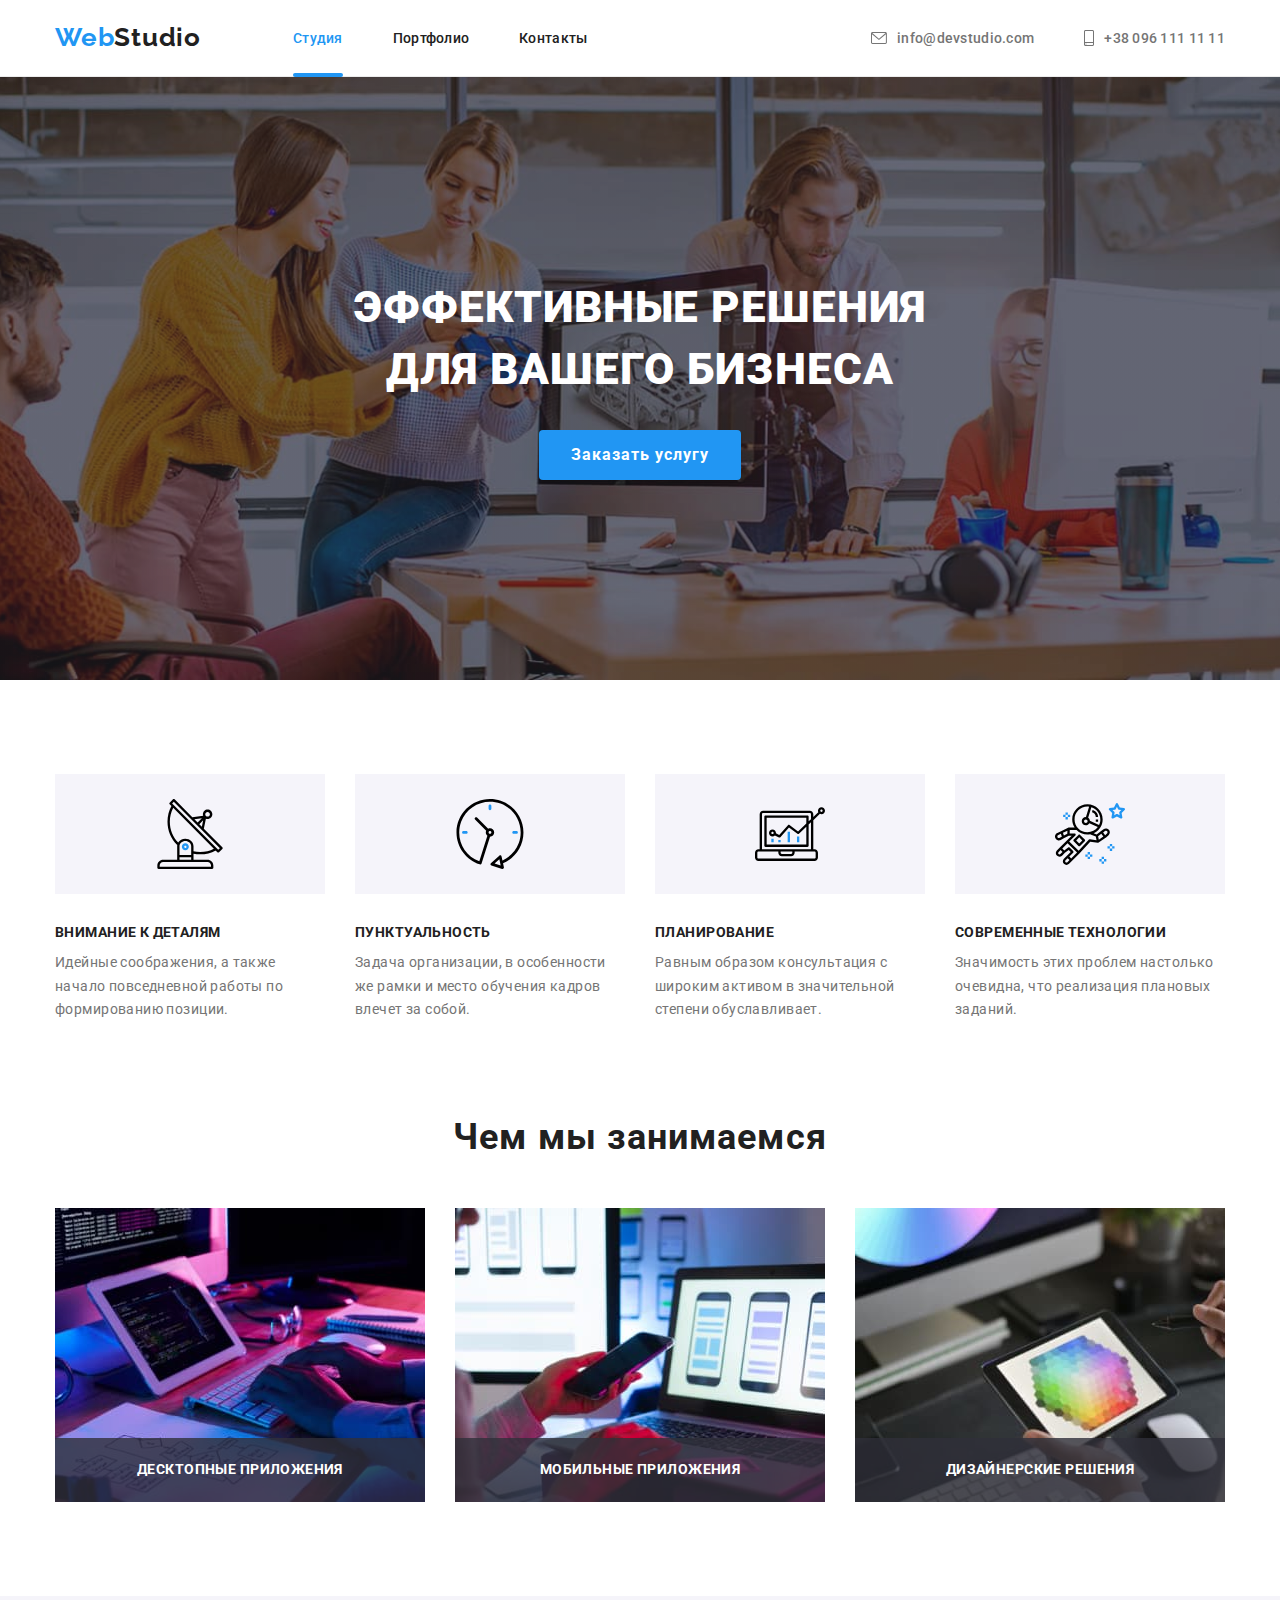
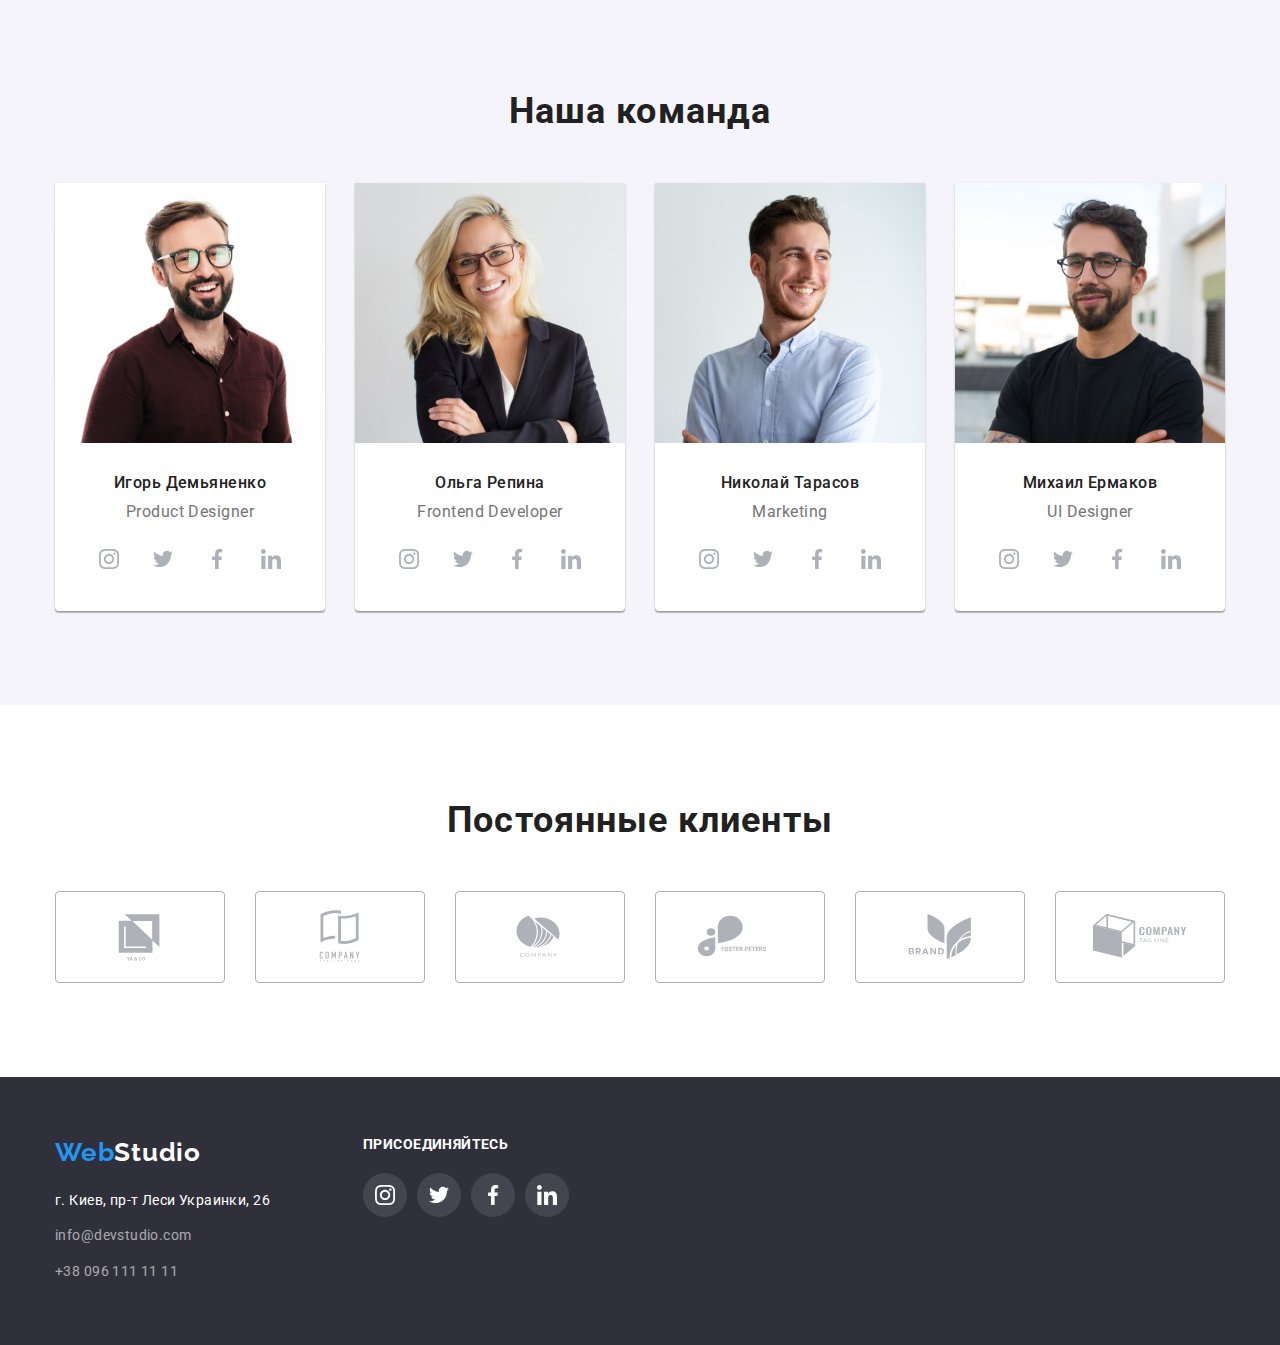
<file: index.html>
<!DOCTYPE html>
<html lang="en">
  <head>
    <meta charset="UTF-8" />
    <meta http-equiv="X-UA-Compatible" content="IE=edge" />
    <meta name="viewport" content="width=device-width, initial-scale=1.0" />
    <link
      rel="stylesheet"
      href="https://cdnjs.cloudflare.com/ajax/libs/modern-normalize/1.0.0/modern-normalize.min.css"
    />
    <title>Студия</title>
    <link rel="stylesheet" href="./css/styles.css" />
    <link rel="preconnect" href="https://fonts.googleapis.com" />
    <link rel="preconnect" href="https://fonts.gstatic.com" crossorigin />
    <link
      href="https://fonts.googleapis.com/css2?family=Raleway:wght@700&family=Roboto:wght@400;500;700;900&display=swap"
      rel="stylesheet"
    />
    <style>
      li {
        list-style-type: none;
      }
      ul {
        margin-left: 0;
        padding-left: 0;
      }
    </style>
  </head>
  <body class="studio-body">
    <header>
      <div class="container">
        <nav class="nav">
          <a href="" target="_blank" rel="nofollow noreferrer" class="logo">
            Web<span class="header-studio">Studio</span>
          </a>
          <ul class="nav-anchors">
            <li><a class="current" href="./index.html">Студия</a></li>
            <li><a href="./portfolio.html">Портфолио</a></li>
            <li><a href="">Контакты</a></li>
          </ul>

          <ul class="header-contacts">
            <li class="item">
              <a href="mailto:info@devstudio.com">
                <svg width="16px" height="12px">
                  <use href="images/icons.svg#icon-envelope"></use>
                </svg>
                info@devstudio.com</a
              >
            </li>
            <li class="item">
              <a href="tel:+38 096 111 11 11">
                <svg width="10px" height="16px">
                  <use href="images/icons.svg#icon-smartphone"></use>
                </svg>
                +38 096 111 11 11
              </a>
            </li>
          </ul>
        </nav>
      </div>
    </header>

    <section class="service-ordering">
      <div class="container">
        <h1 class="service-ordering-title">
          Эффективные решения <br />
          для вашего бизнеса
        </h1>
        <button data-modal-open type="button" class="service-ordering-button">
          Заказать услугу
        </button>
        <div class="backdrop is-hidden" data-modal>
          <div class="modal-window">
            <button data-modal-close type="button" class="close">
              <svg width="18px" height="18px" class="icon-close">
                <use href="./images/icons.svg#icon-close"></use>
              </svg>
            </button>
          </div>
        </div>
      </div>
    </section>

    <section class="our-values">
      <div class="container">
        <ul class="values">
          <li>
            <div class="value-icon">
              <svg width="70px" height="70px">
                <use href="./images/icons.svg#icon-antenna"></use>
              </svg>
            </div>
            <h2 class="value">Внимание к деталям</h2>
            <p>
              Идейные соображения, а также начало повседневной работы по
              формированию позиции.
            </p>
          </li>

          <li>
            <div class="value-icon">
              <svg width="70px" height="70px">
                <use href="./images/icons.svg#icon-clock"></use>
              </svg>
            </div>
            <h2 class="value">Пунктуальность</h2>
            <p>
              Задача организации, в особенности же рамки и место обучения кадров
              влечет за собой.
            </p>
          </li>

          <li>
            <div class="value-icon">
              <svg width="70px" height="70px">
                <use href="./images/icons.svg#icon-diagram"></use>
              </svg>
            </div>
            <h2 class="value">Планирование</h2>
            <p>
              Равным образом консультация с широким активом в значительной
              степени обуславливает.
            </p>
          </li>

          <li>
            <div class="value-icon">
              <svg width="70px" height="70px">
                <use href="./images/icons.svg#icon-astronaut"></use>
              </svg>
            </div>
            <h2 class="value">Современные технологии</h2>
            <p>
              Значимость этих проблем настолько очевидна, что реализация
              плановых заданий.
            </p>
          </li>
        </ul>
      </div>
    </section>

    <section class="things-we-do-section">
      <div class="container">
        <h2 class="centered-title">Чем мы занимаемся</h2>
        <ul class="things-we-do">
          <li>
            <img
              src="./images/img1.jpg"
              alt="печатащий человек"
              width="370px"
            />
            <div class="we-do-overlay">
              <p class="we-do-capture">Десктопные приложения</p>
            </div>
          </li>
          <li>
            <img
              src="./images/img-2.jpg"
              alt="женщина с телефоном в руках"
              width="370px"
            />
            <div class="we-do-overlay">
              <p class="we-do-capture">Мобильные приложения</p>
            </div>
          </li>
          <li>
            <img
              src="./images/img-3.jpg"
              alt="палитра цветов на планшете"
              width="370px"
            />
            <div class="we-do-overlay">
              <p class="we-do-capture">Дизайнерские решения</p>
            </div>
          </li>
        </ul>
      </div>
    </section>

    <section class="our-team">
      <div class="container">
        <h2 class="centered-title">Наша команда</h2>

        <ul class="team-members">
          <li class="team-member">
            <img src="./images/img-4.jpg" alt="сотрудник1" width="270px" />
            <div class="card-capture">
              <h3>Игорь Демьяненко</h3>
              <p>Product Designer</p>
            </div>
            <ul class="team-contacts">
              <li class="team-contacts-icon">
                <a href="">
                  <svg width="20px" height="20px">
                    <use href="images/icons.svg#icon-instagram"></use>
                  </svg>
                </a>
              </li>
              <li class="team-contacts-icon">
                <a href="">
                  <svg width="20px" height="20px">
                    <use href="images/icons.svg#icon-twitter"></use>
                  </svg>
                </a>
              </li>
              <li class="team-contacts-icon">
                <a href="">
                  <svg width="20px" height="20px">
                    <use href="images/icons.svg#icon-facebook"></use>
                  </svg>
                </a>
              </li>
              <li class="team-contacts-icon">
                <a href="">
                  <svg width="20px" height="20px">
                    <use href="images/icons.svg#icon-linkedin"></use>
                  </svg>
                </a>
              </li>
            </ul>
          </li>

          <li class="team-member">
            <img src="./images/img-5.jpg" alt="сотрудник2" width="270px" />
            <div class="card-capture">
              <h3>Ольга Репина</h3>
              <p>Frontend Developer</p>
            </div>
            <ul class="team-contacts">
              <li class="team-contacts-icon">
                <a href="">
                  <svg width="20px" height="20px">
                    <use href="images/icons.svg#icon-instagram"></use>
                  </svg>
                </a>
              </li>
              <li class="team-contacts-icon">
                <a href="">
                  <svg width="20px" height="20px">
                    <use href="images/icons.svg#icon-twitter"></use>
                  </svg>
                </a>
              </li>
              <li class="team-contacts-icon">
                <a href="">
                  <svg width="20px" height="20px">
                    <use href="images/icons.svg#icon-facebook"></use>
                  </svg>
                </a>
              </li>
              <li class="team-contacts-icon">
                <a href="">
                  <svg width="20px" height="20px">
                    <use href="images/icons.svg#icon-linkedin"></use>
                  </svg>
                </a>
              </li>
            </ul>
          </li>

          <li class="team-member">
            <img src="./images/img-6.jpg" alt="сотрудник3" width="270px" />
            <div class="card-capture">
              <h3>Николай Тарасов</h3>
              <p>Marketing</p>
            </div>
            <ul class="team-contacts">
              <li class="team-contacts-icon">
                <a href="">
                  <svg width="20px" height="20px">
                    <use href="images/icons.svg#icon-instagram"></use>
                  </svg>
                </a>
              </li>
              <li class="team-contacts-icon">
                <a href="">
                  <svg width="20px" height="20px">
                    <use href="images/icons.svg#icon-twitter"></use>
                  </svg>
                </a>
              </li>
              <li class="team-contacts-icon">
                <a href="">
                  <svg width="20px" height="20px">
                    <use href="images/icons.svg#icon-facebook"></use>
                  </svg>
                </a>
              </li>
              <li class="team-contacts-icon">
                <a href="">
                  <svg width="20px" height="20px">
                    <use href="images/icons.svg#icon-linkedin"></use>
                  </svg>
                </a>
              </li>
            </ul>
          </li>

          <li class="team-member">
            <img src="./images/img-7.jpg" alt="сотрудник4" width="270px" />
            <div class="card-capture">
              <h3>Михаил Ермаков</h3>
              <p>UI Designer</p>
            </div>
            <ul class="team-contacts">
              <li class="team-contacts-icon">
                <a href="">
                  <svg width="20px" height="20px">
                    <use href="images/icons.svg#icon-instagram"></use>
                  </svg>
                </a>
              </li>
              <li class="team-contacts-icon">
                <a href="">
                  <svg width="20px" height="20px">
                    <use href="images/icons.svg#icon-twitter"></use>
                  </svg>
                </a>
              </li>
              <li class="team-contacts-icon">
                <a href="">
                  <svg width="20px" height="20px">
                    <use href="images/icons.svg#icon-facebook"></use>
                  </svg>
                </a>
              </li>
              <li class="team-contacts-icon">
                <a href="">
                  <svg width="20px" height="20px">
                    <use href="images/icons.svg#icon-linkedin"></use>
                  </svg>
                </a>
              </li>
            </ul>
          </li>
        </ul>
      </div>
    </section>
    <section class="loyal-clients">
      <div class="container">
        <h2>Постоянные клиенты</h2>
        <ul class="clients-icons">
          <li>
            <a class="client-icon" href="">
              <svg width="106px" height="60px">
                <use href="./images/icons.svg#icon-loyal-client-1"></use>
              </svg>
            </a>
          </li>

          <li>
            <a class="client-icon" href="">
              <svg width="106px" height="60px">
                <use href="./images/icons.svg#icon-loyal-client-2"></use>
              </svg>
            </a>
          </li>
          <li>
            <a class="client-icon" href="">
              <svg width="106px" height="60px">
                <use href="./images/icons.svg#icon-loyal-client-3"></use>
              </svg>
            </a>
          </li>
          <li>
            <a class="client-icon" href="">
              <svg width="106px" height="60px">
                <use href="./images/icons.svg#icon-loyal-client-4"></use>
              </svg>
            </a>
          </li>
          <li>
            <a class="client-icon" href="">
              <svg width="106px" height="60px">
                <use href="./images/icons.svg#icon-loyal-client-5"></use>
              </svg>
            </a>
          </li>
          <li>
            <a class="client-icon" href="">
              <svg width="106px" height="60px">
                <use href="./images/icons.svg#icon-loyal-client-6"></use>
              </svg>
            </a>
          </li>
        </ul>
      </div>
    </section>

    <footer>
      <div class="container">
        <div class="logo-contacts">
          <a class="logo" href=""
            >Web<span class="footer-studio">Studio</span></a
          >
          <address>г. Киев, пр-т Леси Украинки, 26</address>
          <ul class="footer-contacts">
            <li><a href="mailto:info@devstudio.com">info@devstudio.com</a></li>
            <li><a href="tel:+38 096 111 11 11">+38 096 111 11 11</a></li>
          </ul>
        </div>
        <div class="join">
          <h2 class="join-title">Присоединяйтесь</h2>
          <ul class="join-methods">
            <li class="join-method">
              <a href="">
                <svg width="20px" height="20px">
                  <use href="images/icons.svg#icon-instagram"></use>
                </svg>
              </a>
            </li>
            <li class="join-method">
              <a href="">
                <svg width="20px" height="20px">
                  <use href="images/icons.svg#icon-twitter"></use>
                </svg>
              </a>
            </li>
            <li class="join-method">
              <a href="">
                <svg width="20px" height="20px">
                  <use href="images/icons.svg#icon-facebook"></use>
                </svg>
              </a>
            </li>
            <li class="join-method">
              <a href="">
                <svg width="20px" height="20px">
                  <use href="images/icons.svg#icon-linkedin"></use>
                </svg>
              </a>
            </li>
          </ul>
        </div>
      </div>
    </footer>
    <script src="./js/modal.js"></script>
  </body>
</html>
</file>
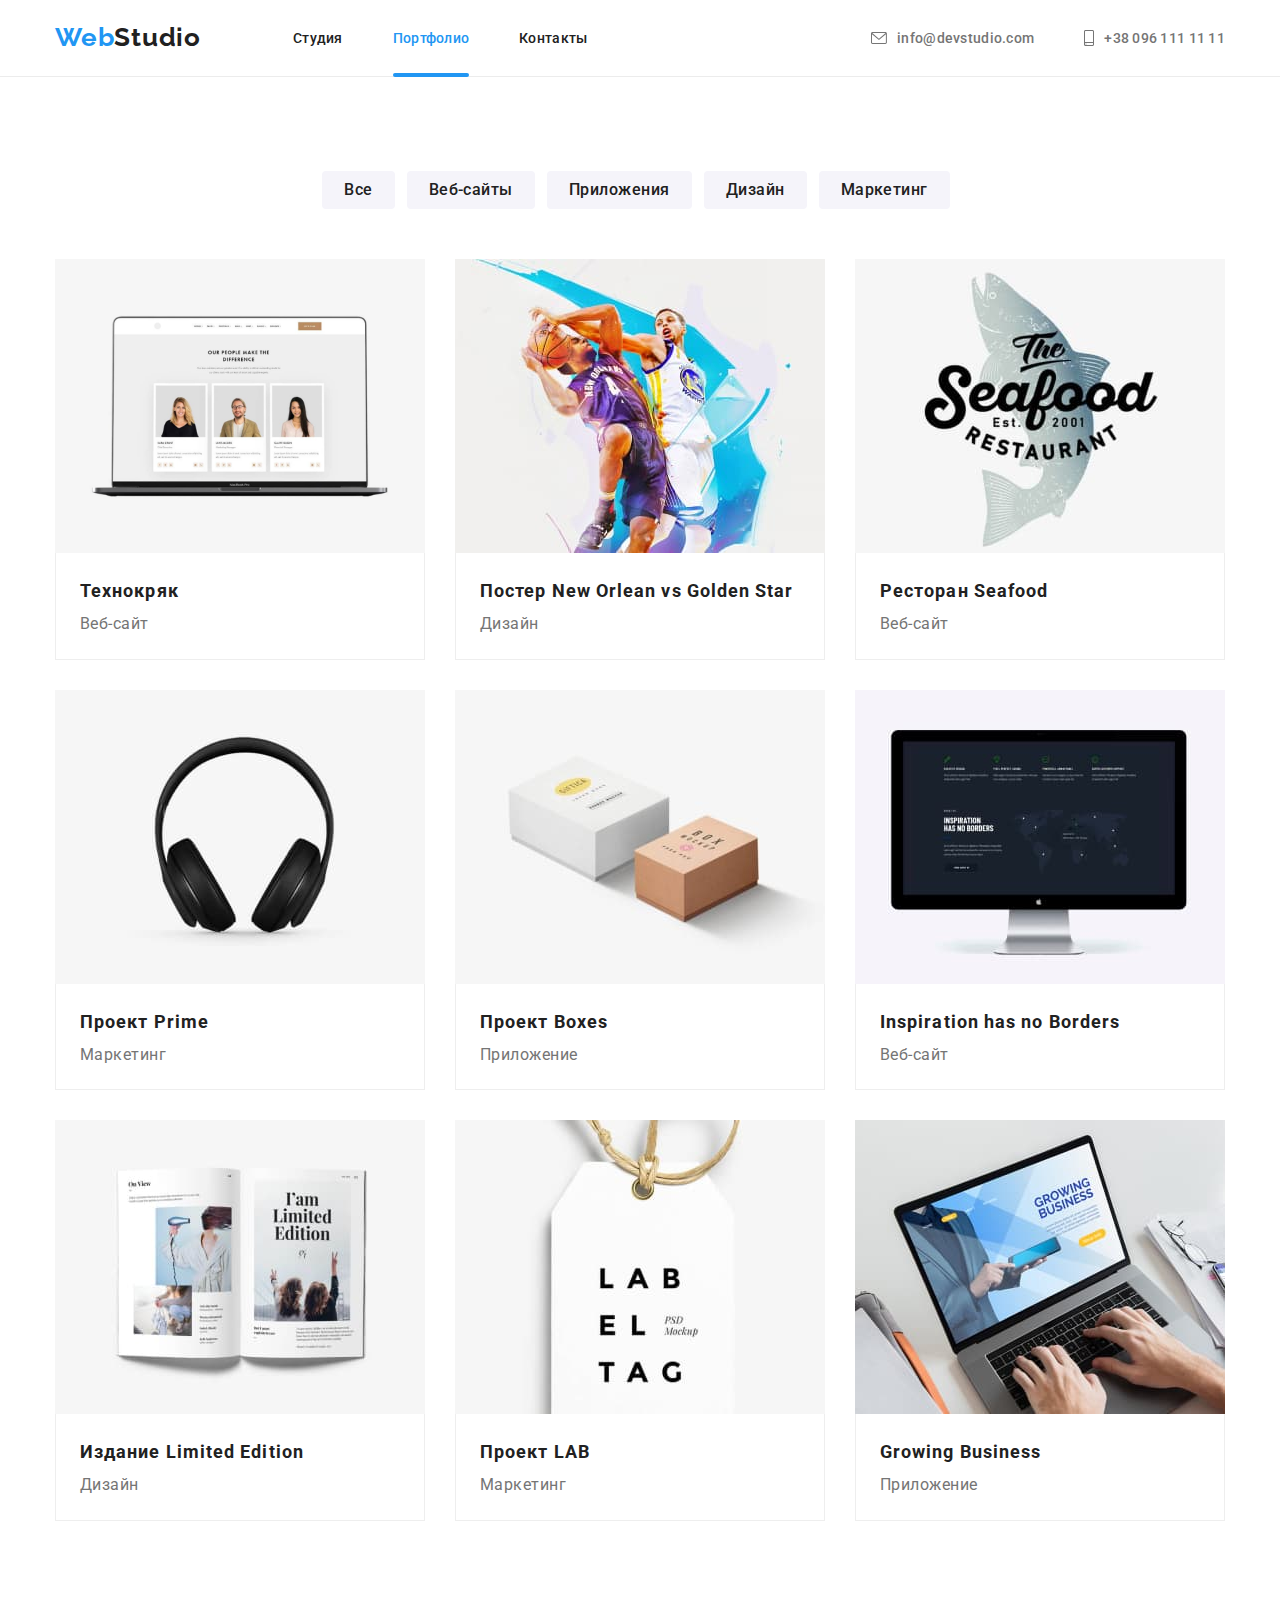
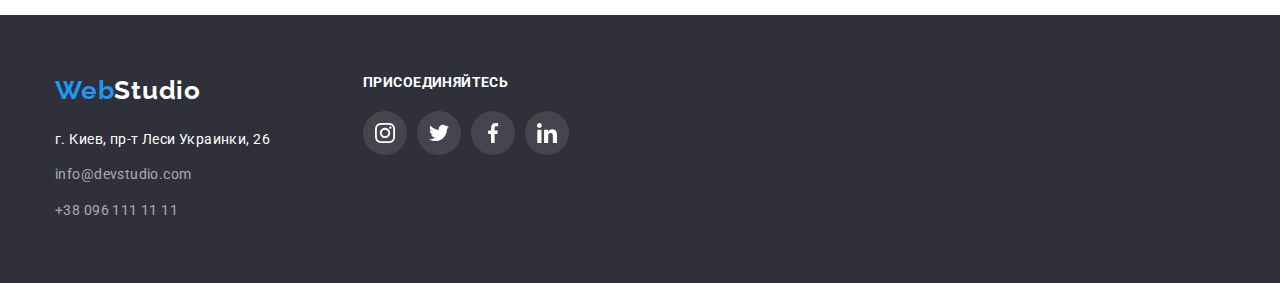
<file: portfolio.html>
<!DOCTYPE html>
<html lang="en">
  <head>
    <meta charset="UTF-8" />
    <meta http-equiv="X-UA-Compatible" content="IE=edge" />
    <meta name="viewport" content="width=device-width, initial-scale=1.0" />
    <link
      rel="stylesheet"
      href="https://cdnjs.cloudflare.com/ajax/libs/modern-normalize/1.0.0/modern-normalize.min.css"
    />
    <title>Портфолио</title>
    <link rel="stylesheet" href="./css/styles.css" />
    <link rel="preconnect" href="https://fonts.googleapis.com" />
    <link rel="preconnect" href="https://fonts.gstatic.com" crossorigin />
    <link
      href="https://fonts.googleapis.com/css2?family=Raleway:wght@700&family=Roboto:ital,wght@0,500;0,700;0,900;1,400&display=swap"
      rel="stylesheet"
    />
    <link
      href="https://fonts.googleapis.com/css2?family=Raleway:wght@700&family=Roboto:ital,wght@0,500;0,700;0,900;1,400&display=swap"
      rel="stylesheet"
    />
    <style>
      li {
        list-style-type: none;
      }

      ul {
        margin-left: 0;
        padding-left: 0;
      }
    </style>
  </head>

  <body class="portfolio-body">
    <header>
      <div class="container">
        <nav class="nav">
          <a href="" target="_blank" rel="nofollow noreferrer" class="logo">
            Web<span class="header-studio">Studio</span>
          </a>
          <ul class="nav-anchors">
            <li><a href="./index.html">Студия</a></li>
            <li><a class="current" href="./portfolio.html">Портфолио</a></li>
            <li><a href="">Контакты</a></li>
          </ul>
          <ul class="header-contacts">
            <li class="item">
              <a href="mailto:info@devstudio.com">
                <svg width="16px" height="12px">
                  <use href="images/icons.svg#icon-envelope"></use>
                </svg>
                info@devstudio.com
              </a>
            </li>
            <li class="item">
              <a href="tel:+38 096 111 11 11">
                <svg width="10px" height="16px">
                  <use href="images/icons.svg#icon-smartphone"></use>
                </svg>
                +38 096 111 11 11
              </a>
            </li>
          </ul>
        </nav>
      </div>
    </header>

    <section class="portfolio-items">
      <div class="container">
        <ul class="filter-items">
          <li><button type="button" class="filter-item">Все</button></li>
          <li><button type="button" class="filter-item">Веб-сайты</button></li>
          <li><button type="button" class="filter-item">Приложения</button></li>
          <li><button type="button" class="filter-item">Дизайн</button></li>
          <li><button type="button" class="filter-item">Маркетинг</button></li>
        </ul>
        <ul class="portfolio-cards">
          <li class="portfolio-card">
            <a href="">
              <div class="portfolio-thumb">
                <img
                  src="./images/portfolio-img1.jpg"
                  alt="фото троих людей"
                  width="370"
                />
                <div class="thumb-description">
                  <p class="description-words">
                    Технокряк это современная площадка распространения
                    коронавируса. Компании используют эту платформу для
                    цифрового шпионажа и атак на защищённые сервера конкурентов.
                  </p>
                </div>
              </div>

              <div class="item">
                <h2 class="portfolio-item">Технокряк</h2>
                <p>Веб-сайт</p>
              </div>
            </a>
          </li>
          <li class="portfolio-card">
            <a href="">
              <div class="portfolio-thumb">
                <img
                  src="./images/portfolio-img2.jpg"
                  alt="двое играют в баскетбол"
                  width="370"
                />
                <div class="thumb-description">
                  <p class="description-words">
                    Технокряк это современная площадка распространения
                    коронавируса. Компании используют эту платформу для
                    цифрового шпионажа и атак на защищённые сервера конкурентов.
                  </p>
                </div>
              </div>

              <div class="item">
                <h2 class="portfolio-item">Постер New Orlean vs Golden Star</h2>
                <p>Дизайн</p>
              </div>
            </a>
          </li>
          <li class="portfolio-card">
            <a href="">
              <div class="portfolio-thumb">
                <img
                  src="./images/portfolio-img3.jpg"
                  alt="рисунок рыбы и надпись на ней"
                  width="370"
                />
                <div class="thumb-description">
                  <p class="description-words">
                    Технокряк это современная площадка распространения
                    коронавируса. Компании используют эту платформу для
                    цифрового шпионажа и атак на защищённые сервера конкурентов.
                  </p>
                </div>
              </div>
              <div class="item">
                <h2 class="portfolio-item">Ресторан Seafood</h2>
                <p>Веб-сайт</p>
              </div>
            </a>
          </li>
          <li class="portfolio-card">
            <a href="">
              <div class="portfolio-thumb">
                <img
                  src="./images/portfolio-img4.jpg"
                  alt="наушники"
                  width="370"
                />
                <div class="thumb-description">
                  <p class="description-words">
                    Технокряк это современная площадка распространения
                    коронавируса. Компании используют эту платформу для
                    цифрового шпионажа и атак на защищённые сервера конкурентов.
                  </p>
                </div>
              </div>
              <div class="item">
                <h2 class="portfolio-item">Проект Prime</h2>
                <p>Маркетинг</p>
              </div>
            </a>
          </li>
          <li class="portfolio-card">
            <a href="">
              <div class="portfolio-thumb">
                <img
                  src="./images/portfolio-img5.jpg"
                  alt="2 коробки"
                  width="370"
                />
                <div class="thumb-description">
                  <p class="description-words">
                    Технокряк это современная площадка распространения
                    коронавируса. Компании используют эту платформу для
                    цифрового шпионажа и атак на защищённые сервера конкурентов.
                  </p>
                </div>
              </div>

              <div class="item">
                <h2 class="portfolio-item">Проект Boxes</h2>
                <p>Приложение</p>
              </div>
            </a>
          </li>
          <li class="portfolio-card">
            <a href="">
              <div class="portfolio-thumb">
                <img
                  src="./images/portfolio-img6.jpg"
                  alt="монитор компютера"
                  width="370"
                />
                <div class="thumb-description">
                  <p class="description-words">
                    Технокряк это современная площадка распространения
                    коронавируса. Компании используют эту платформу для
                    цифрового шпионажа и атак на защищённые сервера конкурентов.
                  </p>
                </div>
              </div>

              <div class="item">
                <h2 class="portfolio-item">Inspiration has no Borders</h2>
                <p>Веб-сайт</p>
              </div>
            </a>
          </li>
          <li class="portfolio-card">
            <a href="">
              <div class="portfolio-thumb">
                <img
                  src="./images/portfolio-img7.jpg"
                  alt="развернутая книга"
                  width="370"
                />
                <div class="thumb-description">
                  <p class="description-words">
                    Технокряк это современная площадка распространения
                    коронавируса. Компании используют эту платформу для
                    цифрового шпионажа и атак на защищённые сервера конкурентов.
                  </p>
                </div>
              </div>

              <div class="item">
                <h2 class="portfolio-item">Издание Limited Edition</h2>
                <p>Дизайн</p>
              </div>
            </a>
          </li>
          <li class="portfolio-card">
            <a href="">
              <div class="portfolio-thumb">
                <img
                  src="./images/portfolio-img8.jpg"
                  alt="бирка для одежды"
                  width="370"
                />
                <div class="thumb-description">
                  <p class="description-words">
                    Технокряк это современная площадка распространения
                    коронавируса. Компании используют эту платформу для
                    цифрового шпионажа и атак на защищённые сервера конкурентов.
                  </p>
                </div>
              </div>

              <div class="item">
                <h2 class="portfolio-item">Проект LAB</h2>
                <p>Маркетинг</p>
              </div>
            </a>
          </li>
          <li class="portfolio-card">
            <a href="">
              <div class="portfolio-thumb">
                <img
                  src="./images/portfolio-img9.jpg"
                  alt="ноутбук, на котором печатают"
                  width="370"
                />
                <div class="thumb-description">
                  <p class="description-words">
                    Технокряк это современная площадка распространения
                    коронавируса. Компании используют эту платформу для
                    цифрового шпионажа и атак на защищённые сервера конкурентов.
                  </p>
                </div>
              </div>

              <div class="item">
                <h2 class="portfolio-item">Growing Business</h2>
                <p>Приложение</p>
              </div>
            </a>
          </li>
        </ul>
      </div>
    </section>

    <footer>
      <div class="container">
        <div class="logo-contacts">
          <a class="logo" href=""
            >Web<span class="footer-studio">Studio</span></a
          >
          <address>г. Киев, пр-т Леси Украинки, 26</address>
          <ul class="footer-contacts">
            <li><a href="mailto:info@devstudio.com">info@devstudio.com</a></li>
            <li><a href="tel:+38 096 111 11 11">+38 096 111 11 11</a></li>
          </ul>
        </div>
        <div class="join">
          <h2 class="join-title">Присоединяйтесь</h2>
          <ul class="join-methods">
            <li class="join-method">
              <a href="">
                <svg width="20px" height="20px">
                  <use href="images/icons.svg#icon-instagram"></use>
                </svg>
              </a>
            </li>
            <li class="join-method">
              <a href="">
                <svg width="20px" height="20px">
                  <use href="images/icons.svg#icon-twitter"></use>
                </svg>
              </a>
            </li>
            <li class="join-method">
              <a href="">
                <svg width="20px" height="20px">
                  <use href="images/icons.svg#icon-facebook"></use>
                </svg>
              </a>
            </li>
            <li class="join-method">
              <a href="">
                <svg width="20px" height="20px">
                  <use href="images/icons.svg#icon-linkedin"></use>
                </svg>
              </a>
            </li>
          </ul>
        </div>
      </div>
    </footer>
  </body>
</html>
</file>
<file: css/styles.css>
*,
*::before,
*::after {
  box-sizing: border-box;
}

p,
h1,
h2,
h3,
ul {
  margin: 0px;
}
:root {
  --body-background: #ffffff;
  --headline-color: #212121;
  --text-color: #757575;
  --section-background: #2f303a;
  --light-section: #f5f4fa;
  --hover-color: #2196f3;
  --transition-property: background-color, border, color, box-shadow;
  --transition-duration: 250ms;
  --transition-timing-function: cubic-bezier(0.4, 0, 0.2, 1);
}
body {
  font-family: Roboto, sans-serif;
  color: var(--text-color);
  position: relative;

  background: var(--body-background);
  line-height: 2;
}
h1 {
  font-weight: 900;
}
h2 {
  font-weight: 700;
  color: var(--headline-color);
}
h3,
.header-contacts {
  font-weight: 500;
  color: var(--headline-color);
  flex-direction: flex-end;
}
img {
  display: block;
}
p,
.footer-contacts {
  font-weight: 400;
}
p {
  color: var(--text-color);
}
button:active,
button:hover,
button:focus {
  color: var(--body-background);

  cursor: pointer;
  transition-property: background-colour, color, box-shadow;
  transition-duration: 250ms;
  transition-timing-function: cubic-bezier(0.4, 0, 0.2, 1);
}
.join li,
.team-contacts-icon:hover {
  cursor: pointer;
}
header {
  display: flex;
  flex-direction: space-between;

  border-bottom: 1px solid #ececec;
}
header ul {
  display: flex;
  justify-content: center;
  align-items: center;
}

.header-contacts .item {
  fill: var(--text-color);
  display: flex;
  justify-content: center;
  align-items: center;
  transition-property: fill;
  transition-duration: var(--transition-duration);
  transition-timing-function: var(--transition-timing-function);
}
.header-contacts .item a {
  display: flex;
  justify-content: center;
  align-items: center;
}
.header-contacts .item svg {
  margin-right: 10px;
}
.header-contacts .item a:hover,
.header-contacts .item a:focus {
  fill: var(--hover-color);
  transition-property: fill;
  transition-duration: var(--transition-duration);
  transition-timing-function: var(--transition-timing-function);
}
.nav {
  color: var(--headline-color);
  display: flex;
  align-items: center;
  justify-content: center;
}
.nav-anchors {
  display: flex;
}

.nav-anchors li:not(:last-child) {
  margin-right: 50px;
}
.nav li a {
  font-weight: 500;
  font-size: 14px;
  line-height: 1.2;
  letter-spacing: 0.02em;
  text-decoration: none;
}

.nav-anchors a {
  display: flex;
  justify-content: center;
  align-items: center;
  min-height: 76px;
  color: var(--headline-color);
  text-decoration: none;
  transition-property: color;
  transition-duration: var(--transition-duration);
  transition-timing-function: var(--transition-timing-function);
}
.contacts:hover,
.footer-contacts:hover {
  color: var(--hover-color);
  transition-property: background-color, color, box-shadow;
  transition-duration: 250ms;
  transition-timing-function: cubic-bezier(0.4, 0, 0.2, 1);
}

a:hover,
a:focus,
a:active {
  color: var(--hover-color);
  cursor: pointer;
}
.logo {
  font-family: Raleway;
  width: 145px;
  left: 215px;
  font-family: Raleway;
  font-weight: bold;
  font-size: 26px;
  line-height: 1.2;
  letter-spacing: 0.03em;
  color: var(--hover-color);
  text-decoration: none;
  margin-right: 93px;
}
.header-contacts {
  margin-left: auto;
}
.header-contacts a {
  font-weight: 500;
  font-size: 14px;
  line-height: 1.15;
  letter-spacing: 0.02em;
  color: var(--text-color);
  text-decoration: none;
  transition: color 250ms cubic-bezier(0.4, 0, 0.2, 1);
}
.header-contacts a:hover {
  color: var(--hover-color);
  transition: color 250ms cubic-bezier(0.4, 0, 0.2, 1);
}
.header-contacts .item + .item {
  margin-left: 50px;
}
.service-ordering {
  margin-right: auto;
  margin-left: auto;
  padding-top: 200px;
  padding-bottom: 200px;
  letter-spacing: 0.06em;
  text-align: center;

  background-image: linear-gradient(#2f303a66 40%, #2f303a66 40%),
    url(../images/background-image.jpg);
  max-width: 1600px;
  background-size: cover;
  background-position: center;
  background-color: rgb(47, 48, 58);
}
.service-ordering-title {
  font-size: 44px;
  line-height: 1.4;
  text-align: center;
  text-transform: uppercase;
  color: var(--body-background);

  margin-bottom: 30px;
}
.service-ordering-button {
  font-family: inherit;
  font-size: 16px;
  font-weight: 700;
  font-style: normal;
  line-height: 1.87;
  background: var(--hover-color);
  box-shadow: 0px 4px 4px rgba(0, 0, 0, 0.15);
  border-radius: 4px;
  letter-spacing: 00.06em;
  color: var(--body-background);

  padding: 10px 32px;
  border-style: none;
}
.backdrop {
  position: fixed;
  top: 0;
  bottom: 0;
  right: 0;
  left: 0;
  background: rgba(0, 0, 0, 0.2);
  opacity: 1;
  transition: opacity 250ms cubic-bezier(0.4, 0, 0.2, 1);
  z-index: 2;
}
.backdrop.is-hidden {
  opacity: 0;
  pointer-events: none;
}
.backdrop.is-hidden .modal-window {
  transform: translate(-50%, -50%) scale(1.3);
}
.modal-window {
  position: absolute;
  left: 50%;
  top: 50%;

  width: 528px;
  height: 581px;

  background: var(--body-background);
  box-shadow: 0px 1px 3px rgba(0, 0, 0, 0.12), 0px 1px 1px rgba(0, 0, 0, 0.14),
    0px 2px 1px rgba(0, 0, 0, 0.2);
  border-radius: 4px;
  transform: translate(-50%, -50%) scale(1);
  transition: transform 250ms cubic-bezier(0.4, 0, 0.2, 1);
}
.close {
  position: absolute;
  top: 8px;
  right: 8px;
  border: 1px solid rgba(0, 0, 0, 0.1);

  width: 30px;
  height: 30px;
  border-radius: 50%;
  display: flex;
  justify-content: center;
  align-items: center;
  background-color: var(--body-background);
  transition: background-color, color,
    box-shadow 250ms cubic-bezier(0.4, 0, 0.2, 1);
}
.close:hover .icon-close {
  background-color: var(--body-background);
  fill: var(--hover-color);
  transition: background-color, color,
    box-shadow 250ms cubic-bezier(0.4, 0, 0.2, 1);
}
.icon-close {
  fill: black;
}
.header-contacts li,
.our-team li,
.things-we-do li,
.values li,
.portfolio-items li,
.filter-items li {
  display: inline-block;
}

.our-values .container {
  width: 1200px;
}
.our-values ul {
  display: flex;
}
.value-icon {
  width: 270px;
  height: 120px;
  background-color: #f5f4fa;
  display: flex;
  justify-content: center;
  align-items: center;
  margin-bottom: 30px;
}
.values > li {
  width: 270px;
}
.values li:not(:last-child) {
  margin-right: 30px;
}
.values h2 {
  text-transform: uppercase;
  font-size: 14px;
  letter-spacing: 0.03em;
  line-height: 1.2;

  margin-bottom: 10px;
}
.values p {
  font-family: "Roboto";
  font-size: 14px;
  font-weight: 400;
  letter-spacing: 0.03em;
  line-height: 1.7;
}

.centered-title {
  text-align: center;
  font-size: 36px;
  margin-bottom: 50px;
  line-height: 1.17;
  letter-spacing: 0.03em;
}
.things-we-do-section {
  padding-top: 0;
}
.things-we-do {
  display: flex;
}
.things-we-do li {
  position: relative;
  top: 0;
  left: 0;
}
.things-we-do li:not(:last-child) {
  margin-right: 30px;
}
.we-do-overlay {
  position: absolute;
  bottom: 0;
  width: 100%;
  display: flex;
  justify-content: center;
  align-items: center;
  padding-top: 24px;
  padding-bottom: 24px;
  background-color: rgba(47, 48, 58, 0.8);
}
.we-do-capture {
  font-family: Roboto;
  font-style: normal;
  font-weight: 700;
  font-size: 14px;
  line-height: 1.14;
  text-align: center;
  letter-spacing: 0.03em;
  text-transform: uppercase;

  color: var(--body-background);
}
.our-team {
  background: var(--light-section);
  padding-bottom: 94px;
  padding-top: 94px;
  display: flex;
}
.our-team ul {
  display: flex;
}
.our-team li {
  background: var(--body-background);
  box-shadow: 0px 1px 3px rgba(0, 0, 0, 0.12), 0px 1px 1px rgba(0, 0, 0, 0.14),
    0px 2px 1px rgba(0, 0, 0, 0.2);
  border-radius: 0px 0px 4px 4px;
  text-align: center;
}

.team-members .team-member:not(:last-child) {
  margin-right: 30px;
}
.team-contacts {
  display: flex;
  align-items: center;
  justify-content: center;

  padding-bottom: 30px;
  padding-left: 32px;
  padding-right: 32px;
}
.team-contacts li {
  box-shadow: none;
  border: none;
}
.team-contacts a {
  display: flex;
  align-items: center;
  justify-content: center;
  width: 44px;
  height: 44px;
  border-radius: 50%;
  box-shadow: none;
  fill: #afb1b8;
  background-color: var(--body-background);
  transition: background-color, fill 250ms cubic-bezier(0.4, 0, 0.2, 1);
}
.team-contacts-icon a {
  fill: #afb1b8;
  background-color: var(--body-background);
  transition-property: background-color, fill;
  transition-duration: 250ms;
  transition-timing-function: cubic-bezier(0.4, 0, 0.2, 1);
}
.team-contacts-icon a:hover,
.team-contacts-icon a:focus {
  fill: var(--body-background);
  background-color: var(--hover-color);
  transition-property: background-color, fill;
  transition-duration: 250ms;
  transition-timing-function: cubic-bezier(0.4, 0, 0.2, 1);
}
.team-contacts-icon:not(:last-child) {
  margin-right: 10px;
}
.our-team p {
  font-family: Roboto;
  font-style: normal;
  font-weight: 400;
  font-size: 16px;
  line-height: 1.2;
  letter-spacing: 0.03em;
}
.our-team h3 {
  font-style: normal;
  font-weight: 500;
  font-size: 16px;
  line-height: 1.2;
  letter-spacing: 0.03em;
}
.card-capture {
  padding-top: 30px;
  padding-bottom: 16px;
}
.team-members h3 {
  margin-bottom: 10px;
}
.loyal-clients h2 {
  font-family: inherit;
  font-style: normal;
  font-weight: 700;
  font-size: 36px;
  line-height: 1.17;
  text-align: center;
  letter-spacing: 0.03em;
  color: var(--headline-color);
  margin-bottom: 50px;
}
.loyal-clients ul {
  display: flex;
}

.client-icon {
  width: 170px;
  height: 92px;
  display: flex;
  justify-content: center;
  align-items: center;

  border-radius: 4px;
  fill: #afb1b8;
  border: 1px solid;
  border-color: #afb1b8;
  margin-right: 30px;
  transition-property: border-color, fill;
  transition-duration: 250ms;
  transition-timing-function: var(--transition-timing-function);
}
.client-icon:hover,
.client-icon:focus {
  fill: var(--hover-color);
  border-color: var(--hover-color);
  transition-property: border-color, fill;
  transition-duration: var(--transition-duration);
  transition-timing-function: var(--transition-timing-function);
}
.loyal-clients li:last-child {
  margin-right: 0;
}

footer {
  background: var(--section-background);
  display: flex;
  flex-direction: row;
  justify-content: flex-start;
  margin-left: auto;
  margin-right: auto;

  padding-top: 60px;
  padding-bottom: 60px;
  padding-right: 15px;
  padding-left: 15px;
}
footer .container {
  display: flex;
}
.logo-contacts {
  margin-right: 70px;
}
footer li {
  line-height: 1.7;
}
.footer-contacts li a {
  color: rgba(255, 255, 255, 0.6);
  text-decoration: none;
  font-family: inherit;
  font-style: normal;
  font-weight: 400;
  font-size: 14px;
  letter-spacing: 0.03em;
}

.join {
  margin-right: o;
}
.join-title {
  font-family: inherit;
  font-style: normal;
  font-weight: 700;
  font-size: 14px;
  line-height: 1.14;
  letter-spacing: 0.03em;
  text-transform: uppercase;
  color: var(--body-background);
  text-align: left;
  margin-bottom: 20px;
}
.join-methods {
  display: flex;
}
.join-methods li {
  border: none;
  box-shadow: none;
  border-radius: 50%;

  margin-right: 10px;
}
.join-method a {
  display: flex;
  justify-content: center;
  align-items: center;
  background: rgba(255, 255, 255, 0.1);
  fill: var(--body-background);
  border-radius: 50%;
  width: 44px;
  height: 44px;
  transition-property: background-color;
  transition-duration: 250ms;
  transition-timing-function: cubic-bezier(0.4, 0, 0.2, 1);
}
.join-methods li:last-child {
  margin-right: 0;
}
.join-method a:hover,
.join-method a:focus {
  background: var(--hover-color);
  transition-property: background-colour;
  transition-duration: 250ms;
  transition-timing-function: cubic-bezier(0.4, 0, 0.2, 1);
}
.footer-contacts > li:not(:last-child) {
  margin-bottom: 9px;
}

.portfolio-items {
  padding-top: 94px;
  padding-bottom: 94px;
  margin: 0px;
}
.porfolio-item img {
  width: 370px;
}
.porfolio-item {
  background: var(--body-background);
}
.portfolio-cards {
  display: flex;
  flex-wrap: wrap;
}

.portfolio-card {
  text-decoration: none;
  box-shadow: none;
  margin-right: 30px;
  margin-bottom: 30px;
  transition-property: box-shadow;
  transition-duration: 250ms;
  transition-timing-function: cubic-bezier(0.4, 0, 0.2, 1);
}
.portfolio-card a {
  text-decoration: none;
}
.portfolio-card .item p {
  font-family: inherit;
  font-style: normal;
  font-weight: 400;
  font-size: 16px;
  line-height: 1.87;
  letter-spacing: 0.03em;
}
.portfolio-card:hover,
.portfolio-card:focus {
  box-shadow: 0px 1px 1px rgba(0, 0, 0, 0.12), 0px 4px 4px rgba(0, 0, 0, 0.06),
    1px 4px 6px rgba(0, 0, 0, 0.16);
  transition-property: box-shadow;
  transition-duration: 250ms;
  transition-timing-function: cubic-bezier(0.4, 0, 0.2, 1);
}
.portfolio-card:nth-child(3n) {
  margin-right: 0;
}
.portfolio-card:nth-last-child(-n + 3) {
  margin-bottom: 0;
}

.portfolio-card div.item {
  padding-top: 20px;
  padding-bottom: 20px;
  padding-right: 24px;
  padding-left: 24px;
  border-bottom: 1px solid #eeeeee;
  border-right: 1px solid #eeeeee;
  border-left: 1px solid #eeeeee;
}

.portfolio-items h2 {
  font-style: normal;
  font-weight: 700;
  font-size: 18px;
  line-height: 2;
  letter-spacing: 0.06em;
}
.porfolio-items p {
  font-style: normal;
  font-weight: 400;
  font-size: 16px;
  line-height: 1.9;
}
.portfolio-thumb {
  position: relative;
  top: 0;
  left: 0;
  overflow: hidden;
}
.thumb-description {
  position: absolute;
  top: 0;
  left: 0;
  width: 100%;
  height: 100%;

  padding-top: 63px;
  padding-bottom: 63px;
  padding-right: 24px;
  padding-left: 24px;

  background-color: var(--hover-color);
  transition-property: transform;
  transition-duration: 250ms;
  transition-timing-function: cubic-bezier(0.4, 0, 0.2, 1);
  transform: translateY(100%);
}
.description-words {
  display: block;
  font: inherit;
  font-size: 18px;
  line-height: 1.55;
  font-weight: 400;
  font-style: normal;
  letter-spacing: 0.03em;
  color: rgba(255, 255, 255, 1);
}

.portfolio-card:hover .thumb-description {
  opacity: 0.9;
  transform: translateY(0%);
  transition-property: transform;
  transition-duration: 250ms;
  transition-timing-function: cubic-bezier(0.4, 0, 0.2, 1);
}

address {
  width: 231px;
  left: 215px;
  font-style: normal;
  font-size: 14px;
  line-height: 24px;
  letter-spacing: 0.03em;
  color: var(--body-background);
  text-decoration: none;
  margin-bottom: 9px;
}

.filter-items {
  text-align: center;
  margin-bottom: 50px;
}
.filter-item {
  background-color: var(--light-section);
  box-shadow: none;
  font-family: inherit;
  font-weight: 500;
  font-size: 16px;
  line-height: 1.6;
  letter-spacing: 0.03em;
  color: var(--headline-color);
  border-radius: 4px;
  padding: 6px 22px;
  box-shadow: none;
  border-style: none;
  margin-right: 8px;

  transition-property: background-colour, color, box-shadow;
  transition-duration: 250ms;
  transition-timing-function: cubic-bezier(0.4, 0, 0.2, 1);
}
.filter-item:hover,
.filter-item:focus {
  background-color: var(--hover-color);
  box-shadow: 0px 3px 1px rgba(0, 0, 0, 0.1), 0px 1px 2px rgba(0, 0, 0, 0.08),
    0px 2px 2px rgba(0, 0, 0, 0.12);
  transition-property: background-colour, color, box-shadow;
  transition-duration: 250ms;
  transition-timing-function: cubic-bezier(0.4, 0, 0.2, 1);
}
.header-studio {
  color: var(--headline-color);
}
.footer-studio {
  color: var(--body-background);
}
footer .logo {
  display: block;
  margin-bottom: 20px;
}
section {
  padding-top: 94px;
  padding-bottom: 94px;
}
.container {
  margin-left: auto;
  margin-right: auto;
  width: 1200px;
  padding-right: 15px;
  padding-left: 15px;
}

.nav li a:hover,
.nav li a:focus,
.nav li a:active,
header .current {
  position: relative;

  height: 100%;
  color: var(--hover-color);
  transition-property: background-color, color, box-shadow;
  transition-duration: 250ms;
  transition-timing-function: cubic-bezier(0.4, 0, 0.2, 1);
}
.current::after {
  content: " ";
  position: absolute;
  bottom: -1px;
  display: block;
  width: 100%;
  height: 4px;
  background-color: var(--hover-color);
  border-radius: 2px;
}
</file>
